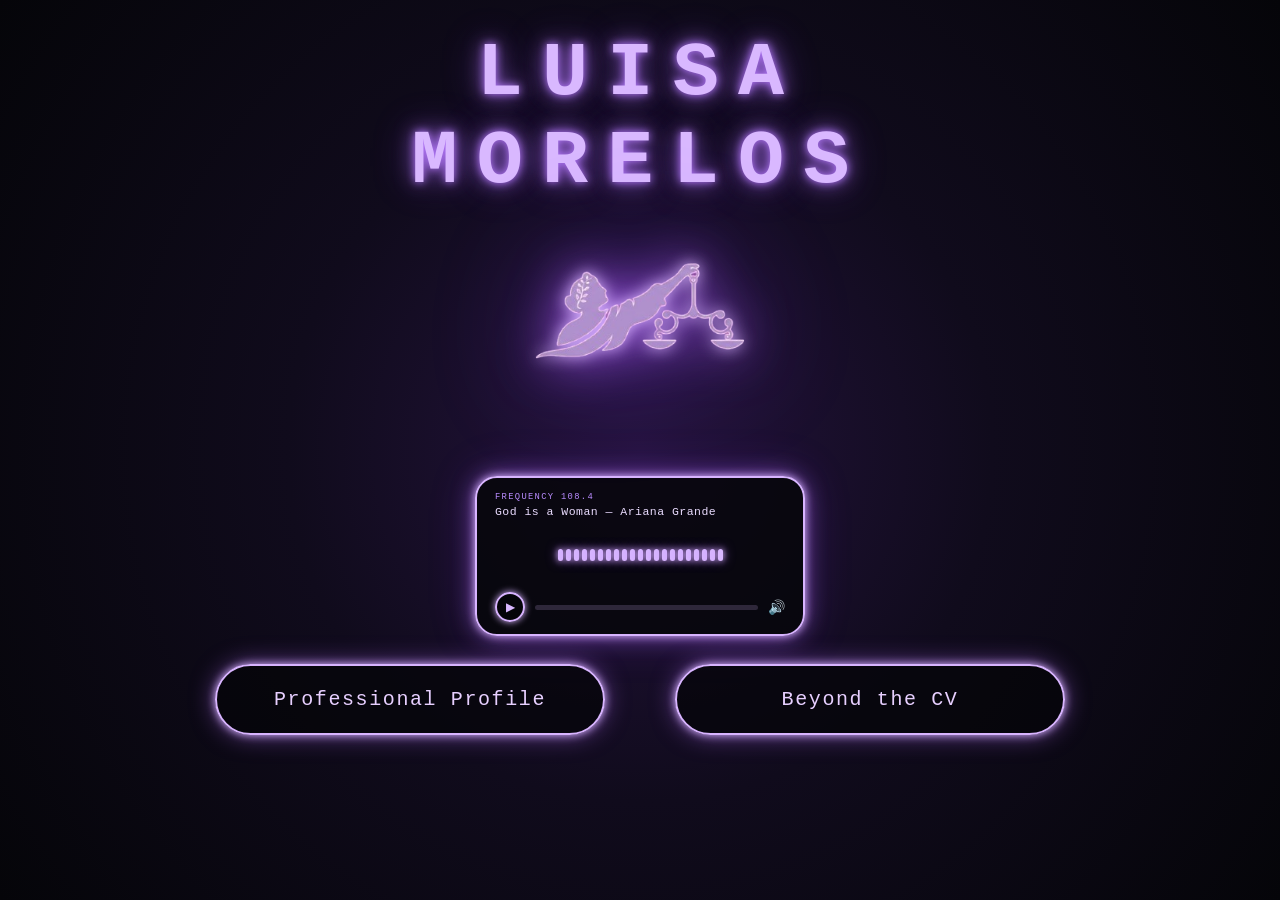
<file: index.html>
<!DOCTYPE html>
<html lang="en">

<head>
    <meta charset="UTF-8">
    <meta name="viewport" content="width=device-width, initial-scale=1.0">

    <title>Luisa Morelos | Beyond the CV</title>

    <link rel="stylesheet" href="style.css">
</head>

<body>

    <main class="home">

        <!-- Nombre -->
        <h1>LUISA<br>MORELOS</h1>

        <!-- Temis -->
        <img
            src="assets/temis.png"
            alt="Themis"
            class="themis"
        >

        <!-- Music Player -->
        <div class="music-player">

            <div class="music-header">
                <span class="frequency">FREQUENCY 108.4</span>
                <span class="song-title">God is a Woman — Ariana Grande</span>
            </div>

            <!-- Visualizer -->
            <div class="visualizer" id="visualizer">

                <span></span>
                <span></span>
                <span></span>
                <span></span>
                <span></span>
                <span></span>
                <span></span>
                <span></span>
                <span></span>
                <span></span>
                <span></span>
                <span></span>
                <span></span>
                <span></span>
                <span></span>
                <span></span>
                <span></span>
                <span></span>
                <span></span>
                <span></span>
                <span></span>

            </div>

            <!-- Controls -->
            <div class="music-controls">

                <button
                    id="playButton"
                    class="play-button"
                    aria-label="Play music"
                >
                    ▶
                </button>

                <div class="progress-container">
                    <div
                        id="progressBar"
                        class="progress-bar"
                    ></div>
                </div>

                <button
                    id="volumeButton"
                    class="volume-button"
                    aria-label="Mute music"
                >
                    🔊
                </button>

            </div>

            <audio id="audio">
                <source
                    src="assets/Ariana Grande - God is a woman.mp3"
                    type="audio/mpeg"
                >
            </audio>

        </div>

        <!-- Main buttons -->
        <div class="buttons">

           <a href="professional.html" class="main-button">
    Professional Profile
</a>

<a href="beyond.html" class="main-button">
    Beyond the CV
</a>

        </div>

    </main>

    <script src="script.js"></script>

</body>

</html>
</file>
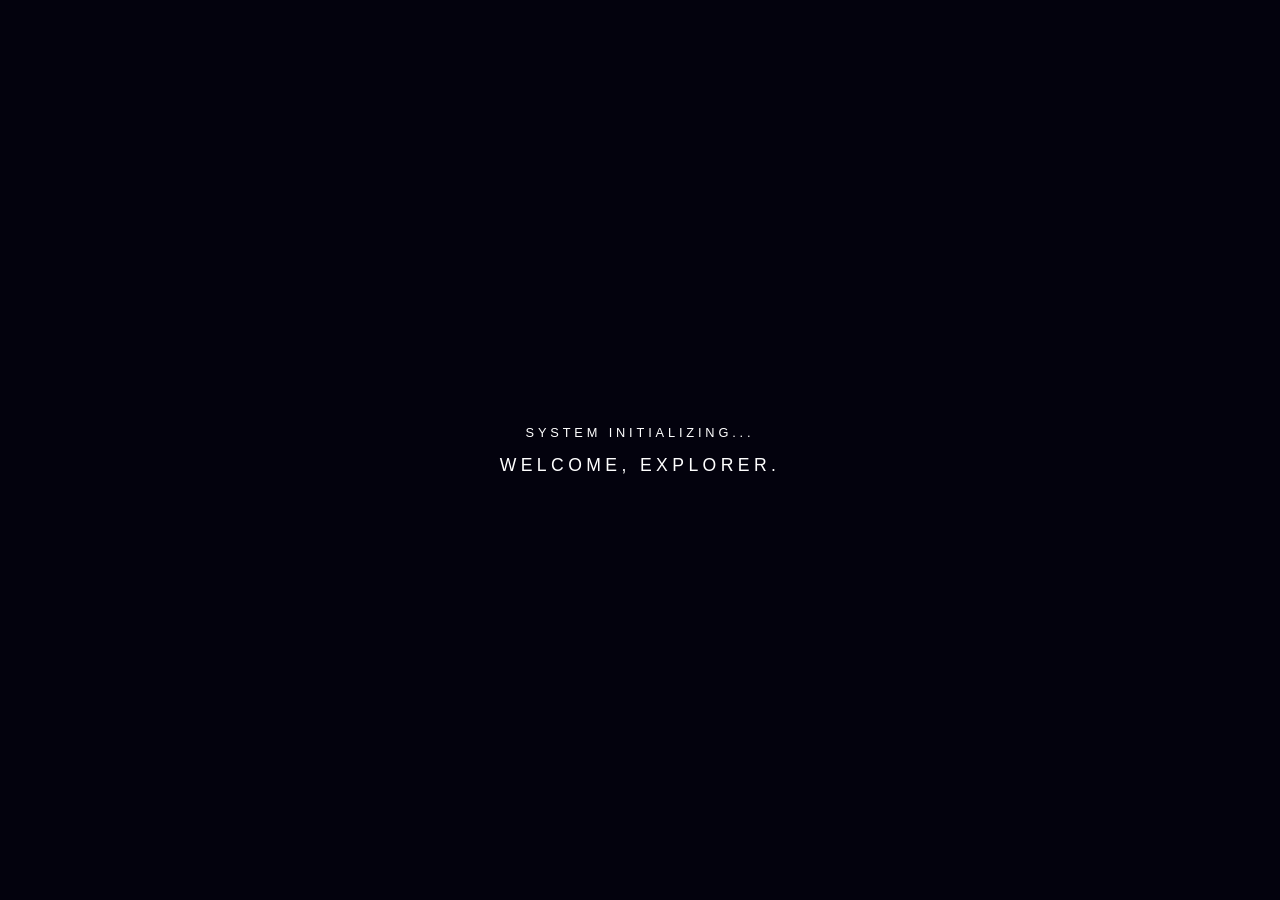
<file: beyond.html>
<!DOCTYPE html>
<html lang="en">

<head>
    <meta charset="UTF-8">
    <meta name="viewport" content="width=device-width, initial-scale=1.0">

    <title>Beyond the CV | Luisa Morelos</title>

    <link rel="stylesheet" href="beyond.css">
</head>

<body>

    <main class="universe">

        <!-- ACTIVATION SCREEN -->

        <div class="activation-screen">

            <p class="system-text">
                SYSTEM INITIALIZING...
            </p>

            <p class="welcome-text">
                WELCOME, EXPLORER.
            </p>

        </div>


        <!-- BACKGROUND STARS -->

        <div class="stars stars-one"></div>
        <div class="stars stars-two"></div>
        <div class="stars stars-three"></div>


        <!-- MAIN CONTENT -->

        <section class="universe-content">

            <p class="universe-label">
                BEYOND THE CV
            </p>

            <h1>
                LUISA'S UNIVERSE
            </h1>

            <p class="universe-description">
                A little space beyond the résumé.
            </p>

            <p class="exploration-message">
                ✦ CHOOSE A DESTINATION TO EXPLORE ✦
            </p>


            <!-- COSMIC SYSTEM -->

            <div class="cosmic-system">

                <!-- LARGE CIRCLE -->

                <div class="main-ring"></div>


                <!-- PLANET -->

                <div class="planet">

                    <img
                        src="assets/planet.png"
                        alt="Planet"
                    >

                </div>


                <!-- DRAMAS -->

                <button class="destination destination-dramas">

                    <span class="icon-circle">

                        <img
                            src="assets/dramas.png"
                            alt="Dramas"
                        >

                    </span>

                    <span class="destination-label">
                        DRAMAS
                    </span>

                </button>


                <!-- BOOKS -->

                <button class="destination destination-books">

                    <span class="icon-circle">

                        <img
                            src="assets/books.png"
                            alt="Books"
                        >

                    </span>

                    <span class="destination-label">
                        BOOKS
                    </span>

                </button>


                <!-- CREATIVE -->

                <button class="destination destination-creative">

                    <span class="icon-circle">

                        <img
                            src="assets/creative.png"
                            alt="Creative"
                        >

                    </span>

                    <span class="destination-label">
                        CREATIVE
                    </span>

                </button>


                <!-- RANDOM THOUGHTS -->

                <button class="destination destination-thoughts">

                    <span class="icon-circle">

                        <img
                            src="assets/random-thoughts.png"
                            alt="Random Thoughts"
                        >

                    </span>

                    <span class="destination-label">
                        RANDOM THOUGHTS
                    </span>

                </button>


                <!-- TRAVEL -->

                <button class="destination destination-travel">

                    <span class="icon-circle">

                        <img
                            src="assets/travel.png"
                            alt="Travel"
                        >

                    </span>

                    <span class="destination-label">
                        TRAVEL
                    </span>

                </button>


                <!-- MUSIC -->

                <button class="destination destination-music">

                    <span class="icon-circle">

                        <img
                            src="assets/music.png"
                            alt="Music"
                        >

                    </span>

                    <span class="destination-label">
                        MUSIC
                    </span>

                </button>


                <!-- SMALL ORBIT DOTS -->

                <span class="orbit-dot dot-one"></span>
                <span class="orbit-dot dot-two"></span>
                <span class="orbit-dot dot-three"></span>
                <span class="orbit-dot dot-four"></span>
                <span class="orbit-dot dot-five"></span>
                <span class="orbit-dot dot-six"></span>

            </div>

        </section>

    </main>


    <script src="beyond.js"></script>

</body>

</html>
</file>
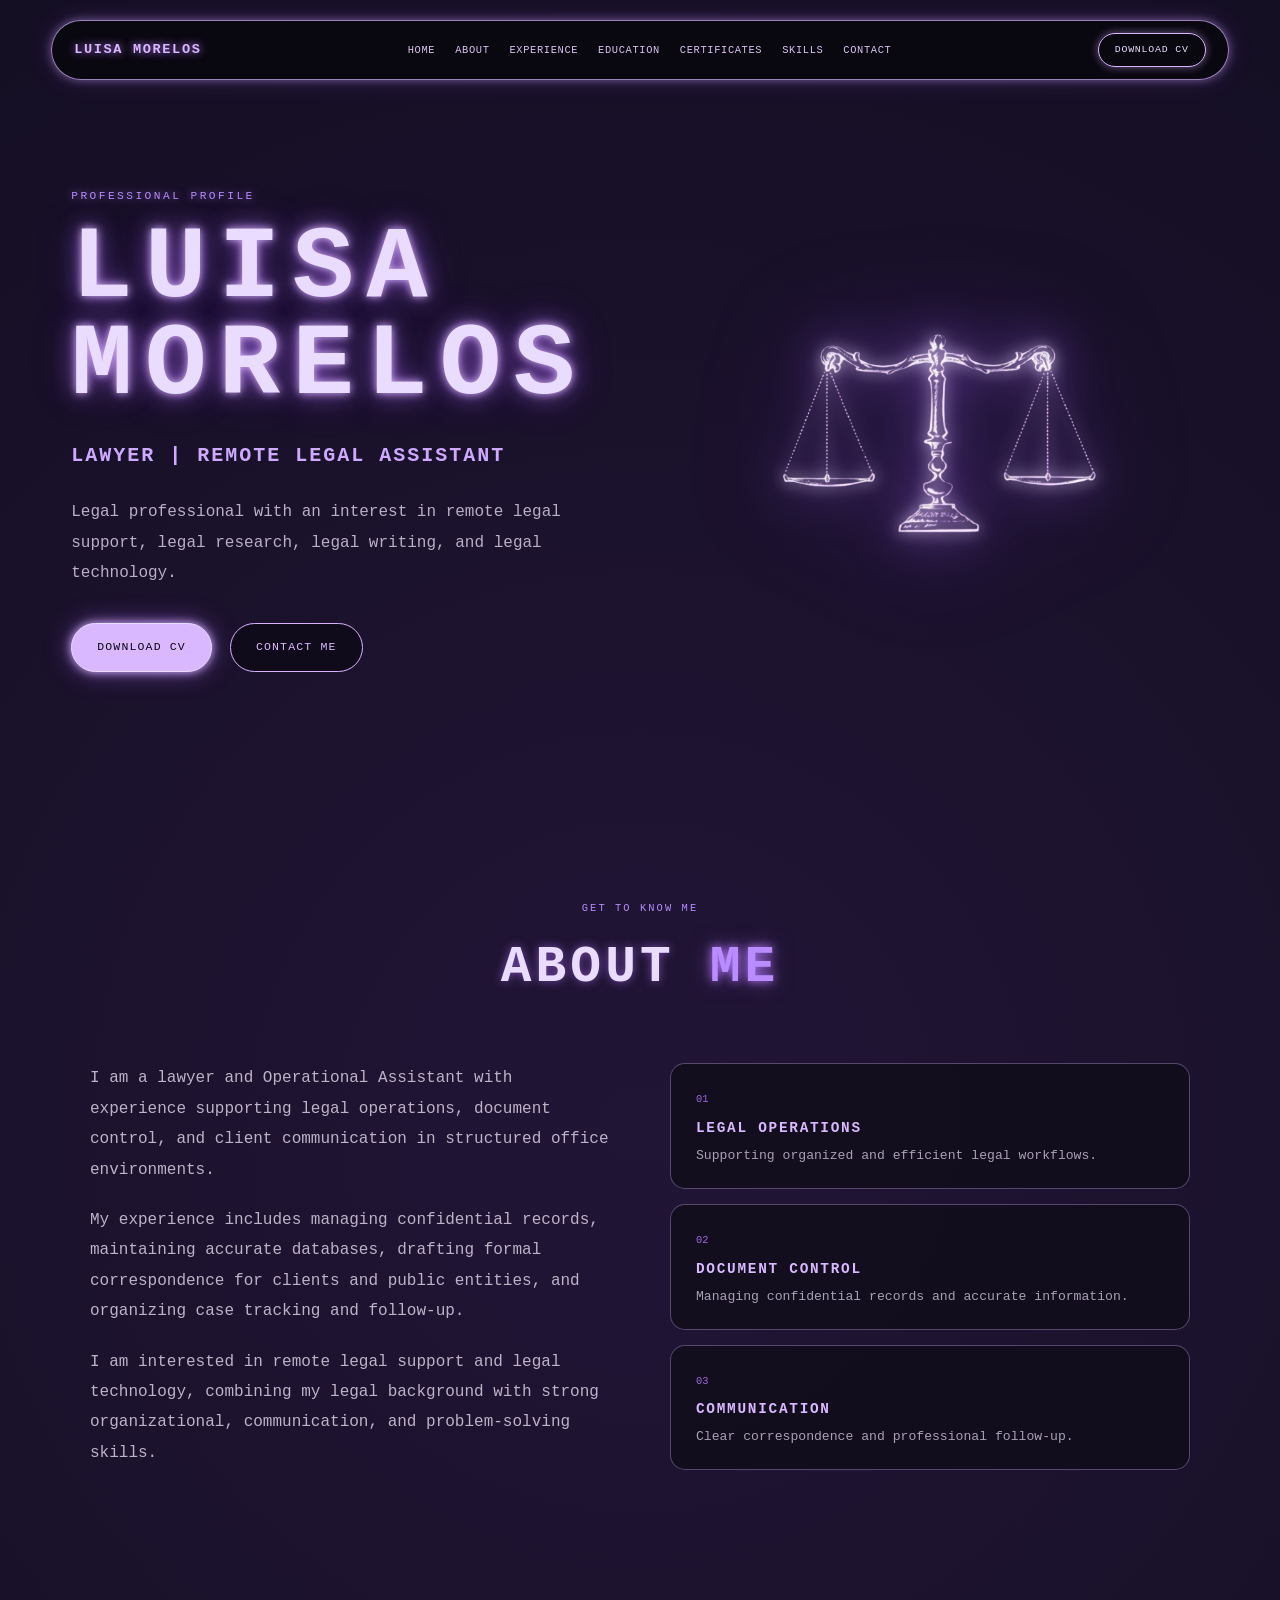
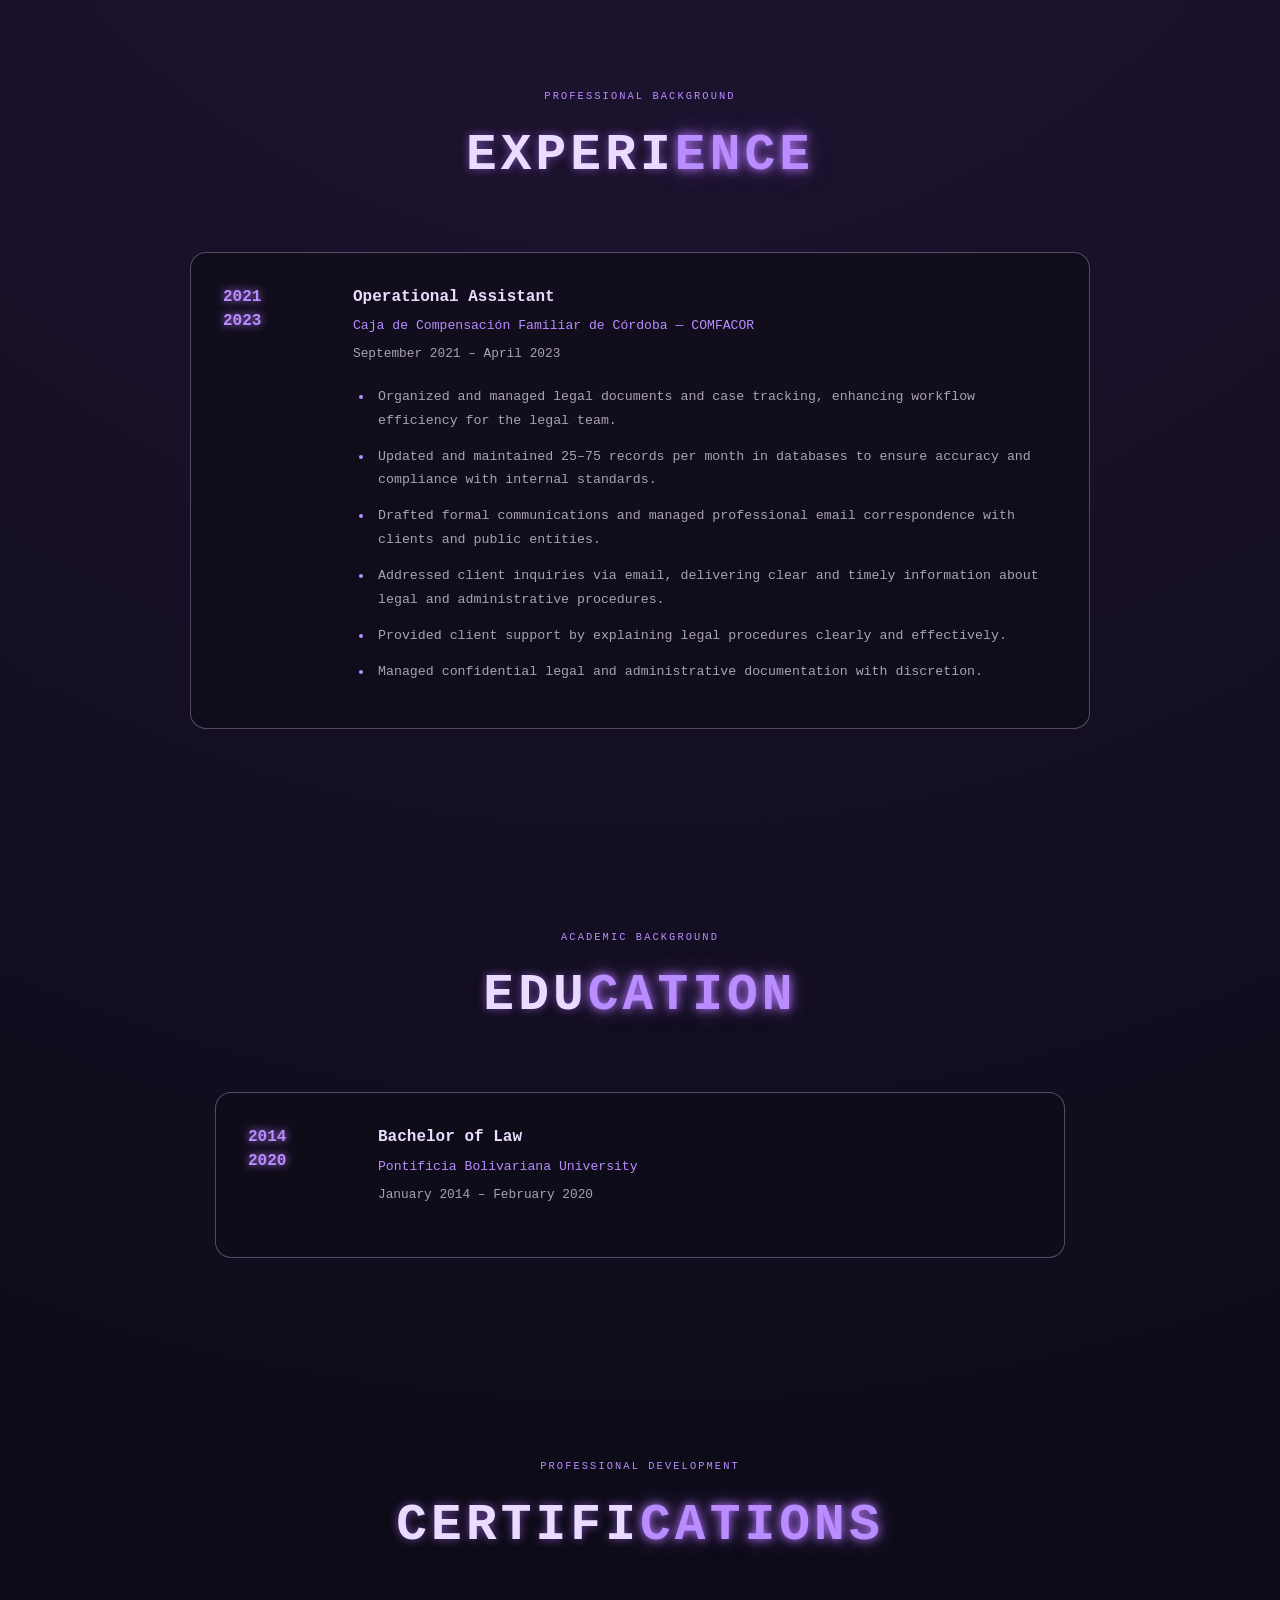
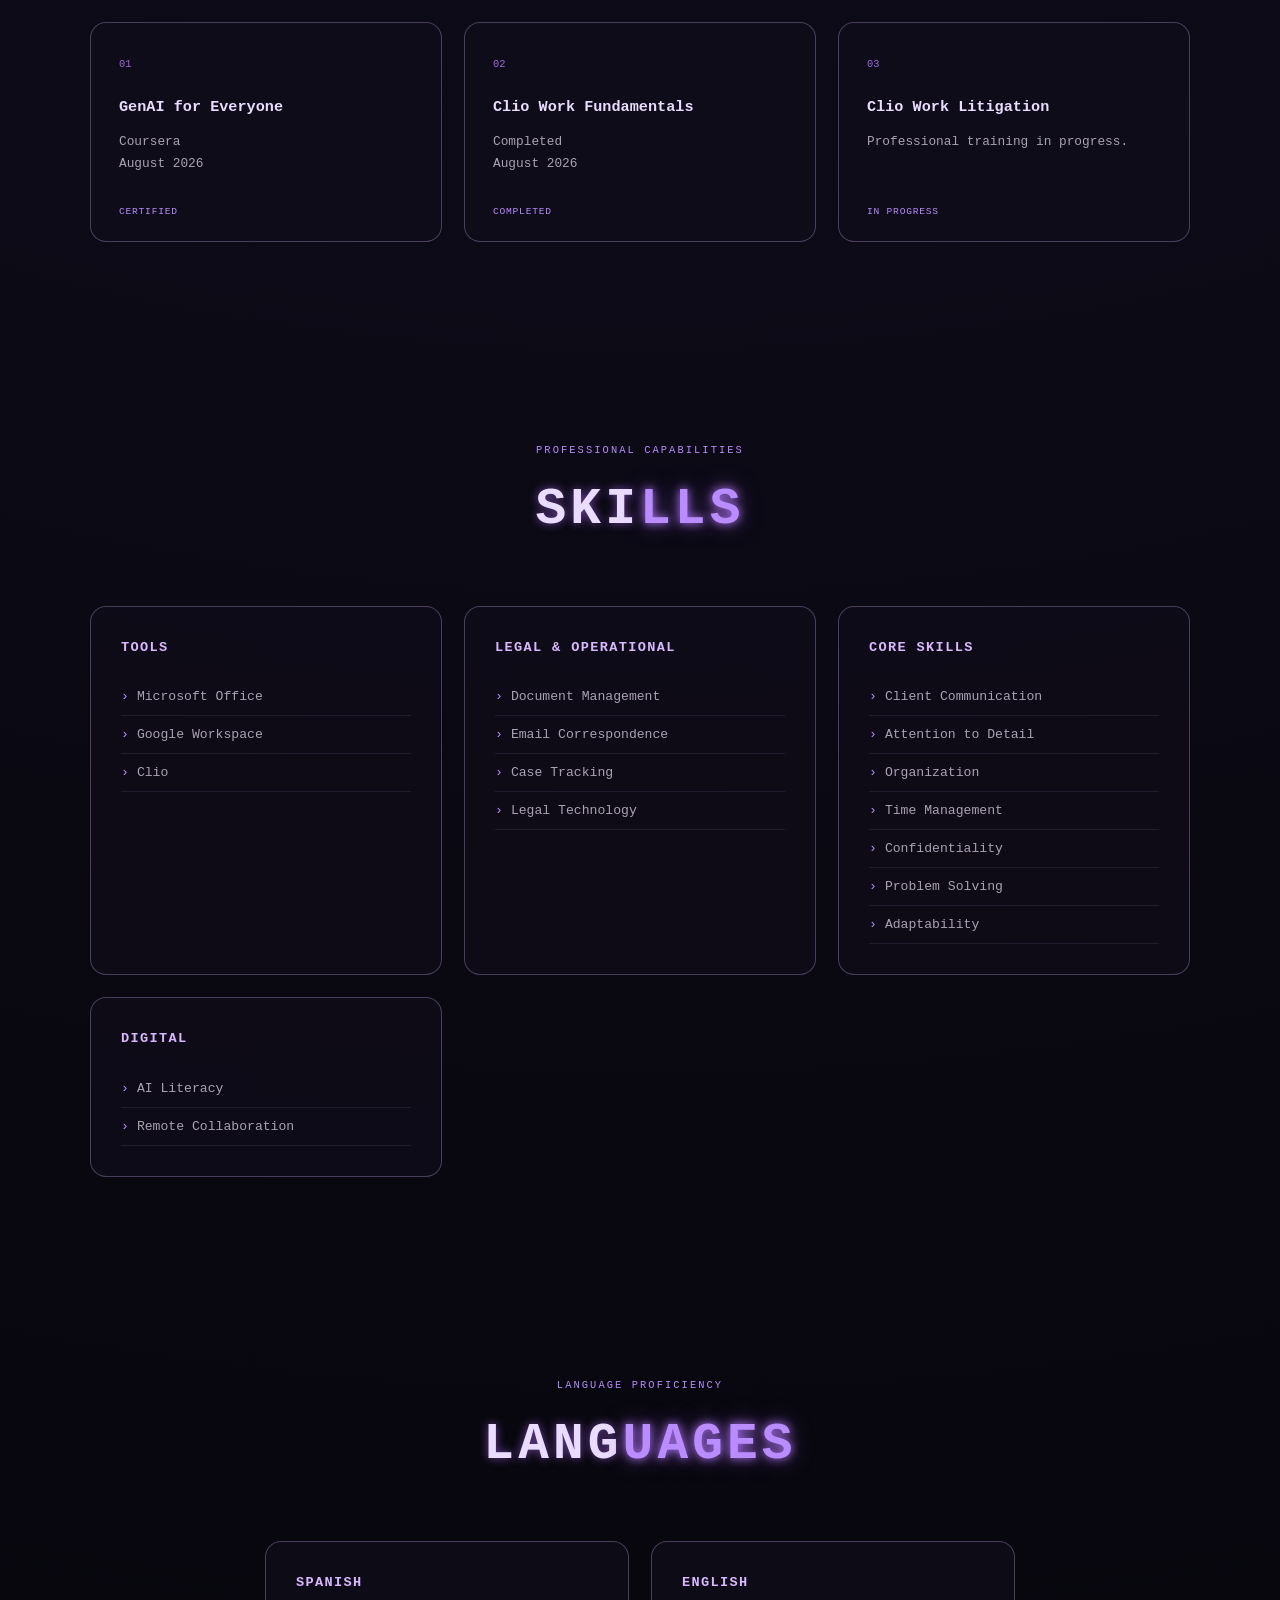
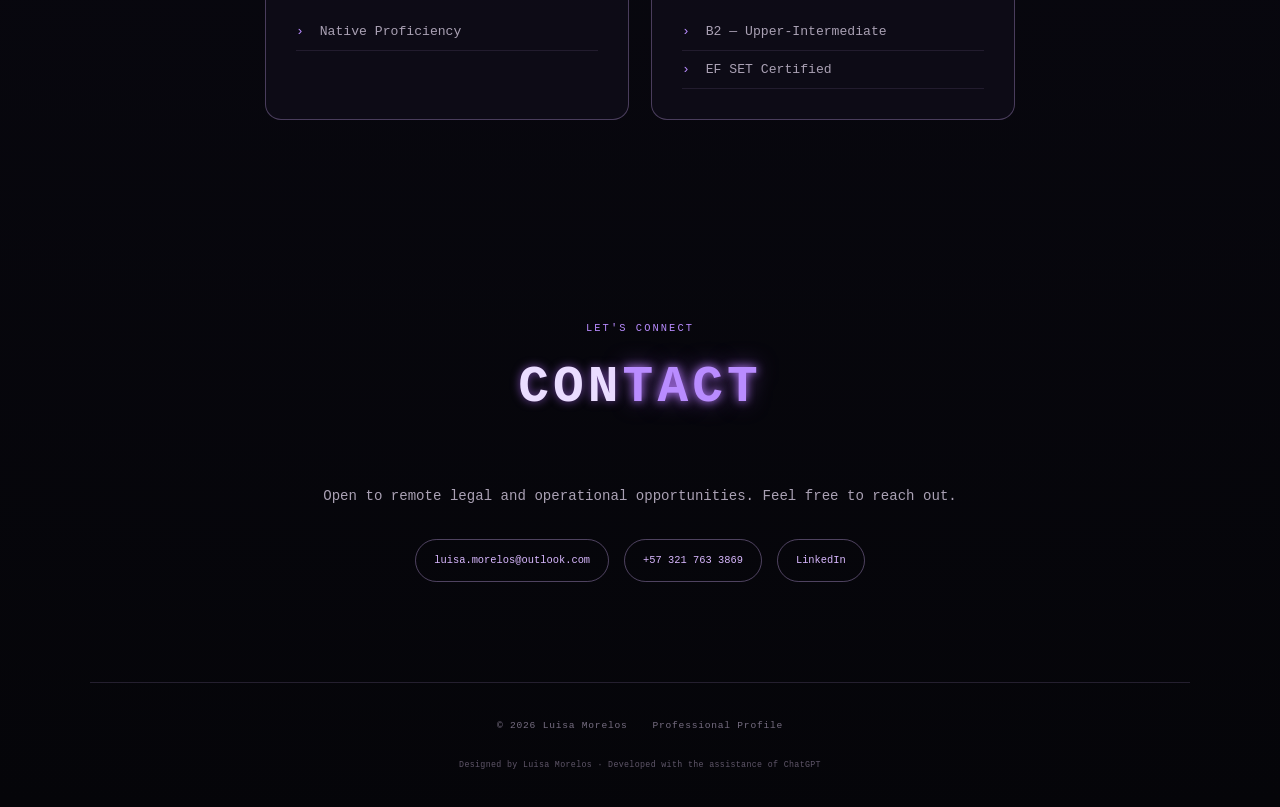
<file: professional.html>
<!DOCTYPE html>
<html lang="en">

<head>
    <meta charset="UTF-8">
    <meta name="viewport" content="width=device-width, initial-scale=1.0">

    <title>Luisa Morelos | Professional Profile</title>

    <link rel="stylesheet" href="professional.css">
</head>

<body>

    <!-- GAVEL SOUND -->

    <audio id="gavelSound" src="assets/gavel.mp3" preload="auto"></audio>

    <script>
        window.addEventListener("load", function () {
            const gavel = document.getElementById("gavelSound");

            gavel.volume = 0.8;

            gavel.play().catch(function () {
                console.log("Audio autoplay was blocked by the browser.");
            });
        });
    </script>


    <!-- =========================
         NAVIGATION
         ========================= -->

    <nav class="navbar">

        <div class="logo">
            LUISA MORELOS
        </div>

        <div class="nav-links">

            <a href="index.html">HOME</a>
            <a href="#about">ABOUT</a>
            <a href="#experience">EXPERIENCE</a>
            <a href="#education">EDUCATION</a>
            <a href="#certificates">CERTIFICATES</a>
            <a href="#skills">SKILLS</a>
            <a href="#contact">CONTACT</a>

        </div>

        <a
            href="assets/Luisa_Morelos_CV.pdf"
            class="hire-button"
            download
        >
            DOWNLOAD CV
        </a>

    </nav>


    <!-- =========================
         HERO
         ========================= -->

    <header class="hero">

        <div class="hero-content">

            <p class="eyebrow">
                PROFESSIONAL PROFILE
            </p>

            <h1>
                LUISA<br>
                MORELOS
            </h1>

            <h2>
                LAWYER | REMOTE LEGAL ASSISTANT
            </h2>

            <p class="hero-description">
                Legal professional with an interest in remote legal support,
                legal research, legal writing, and legal technology.
            </p>

            <div class="hero-buttons">

                <a
                    href="assets/Luisa_Morelos_CV.pdf"
                    class="primary-button"
                    download
                >
                    DOWNLOAD CV
                </a>

                <a
                    href="#contact"
                    class="secondary-button"
                >
                    CONTACT ME
                </a>

            </div>

        </div>


        <!-- Justice Scale -->

        <div class="hero-visual">

            <img
                src="assets/justice-scale.png"
                alt="Justice scale"
                class="justice-scale"
            >

        </div>

    </header>


    <!-- =========================
         ABOUT ME
         ========================= -->

    <section id="about" class="section about-section">

        <div class="section-title">

            <p>GET TO KNOW ME</p>

            <h2>
                ABOUT <span>ME</span>
            </h2>

        </div>

        <div class="about-content">

            <div class="about-text">

                <p>
                    I am a lawyer and Operational Assistant with experience
                    supporting legal operations, document control, and client
                    communication in structured office environments.
                </p>

                <p>
                    My experience includes managing confidential records,
                    maintaining accurate databases, drafting formal
                    correspondence for clients and public entities, and
                    organizing case tracking and follow-up.
                </p>

                <p>
                    I am interested in remote legal support and legal
                    technology, combining my legal background with strong
                    organizational, communication, and problem-solving skills.
                </p>

            </div>

            <div class="about-highlight">

                <div class="highlight-card">

                    <span>01</span>

                    <h3>
                        LEGAL OPERATIONS
                    </h3>

                    <p>
                        Supporting organized and efficient legal workflows.
                    </p>

                </div>


                <div class="highlight-card">

                    <span>02</span>

                    <h3>
                        DOCUMENT CONTROL
                    </h3>

                    <p>
                        Managing confidential records and accurate information.
                    </p>

                </div>


                <div class="highlight-card">

                    <span>03</span>

                    <h3>
                        COMMUNICATION
                    </h3>

                    <p>
                        Clear correspondence and professional follow-up.
                    </p>

                </div>

            </div>

        </div>

    </section>


    <!-- =========================
         PROFESSIONAL EXPERIENCE
         ========================= -->

    <section id="experience" class="section">

        <div class="section-title">

            <p>PROFESSIONAL BACKGROUND</p>

            <h2>
                EXPERI<span>ENCE</span>
            </h2>

        </div>

        <div class="education-list">

            <article class="education-card">

                <div class="education-year">
                    2021<br>2023
                </div>

                <div>

                    <h3>
                        Operational Assistant
                    </h3>

                    <p class="institution">
                        Caja de Compensación Familiar de Córdoba — COMFACOR
                    </p>

                    <p>
                        September 2021 – April 2023
                    </p>

                    <ul class="experience-list">

                        <li>
                            Organized and managed legal documents and case
                            tracking, enhancing workflow efficiency for the
                            legal team.
                        </li>

                        <li>
                            Updated and maintained 25–75 records per month in
                            databases to ensure accuracy and compliance with
                            internal standards.
                        </li>

                        <li>
                            Drafted formal communications and managed
                            professional email correspondence with clients
                            and public entities.
                        </li>

                        <li>
                            Addressed client inquiries via email, delivering
                            clear and timely information about legal and
                            administrative procedures.
                        </li>

                        <li>
                            Provided client support by explaining legal
                            procedures clearly and effectively.
                        </li>

                        <li>
                            Managed confidential legal and administrative
                            documentation with discretion.
                        </li>

                    </ul>

                </div>

            </article>

        </div>

    </section>


    <!-- =========================
         EDUCATION
         ========================= -->

    <section id="education" class="section">

        <div class="section-title">

            <p>ACADEMIC BACKGROUND</p>

            <h2>
                EDU<span>CATION</span>
            </h2>

        </div>

        <div class="education-list">

            <article class="education-card">

                <div class="education-year">
                    2014<br>2020
                </div>

                <div>

                    <h3>
                        Bachelor of Law
                    </h3>

                    <p class="institution">
                        Pontificia Bolivariana University
                    </p>

                    <p>
                        January 2014 – February 2020
                    </p>

                </div>

            </article>

        </div>

    </section>


    <!-- =========================
         CERTIFICATIONS
         ========================= -->

    <section id="certificates" class="section">

        <div class="section-title">

            <p>PROFESSIONAL DEVELOPMENT</p>

            <h2>
                CERTIFI<span>CATIONS</span>
            </h2>

        </div>

        <div class="cards-grid">

            <article class="certificate-card">

                <span class="card-number">
                    01
                </span>

                <h3>
                    GenAI for Everyone
                </h3>

                <p>
                    Coursera<br>
                    August 2026
                </p>

                <span class="card-link">
                    CERTIFIED
                </span>

            </article>


            <article class="certificate-card">

                <span class="card-number">
                    02
                </span>

                <h3>
                    Clio Work Fundamentals
                </h3>

                <p>
                    Completed<br>
                    August 2026
                </p>

                <span class="card-link">
                    COMPLETED
                </span>

            </article>


            <article class="certificate-card">

                <span class="card-number">
                    03
                </span>

                <h3>
                    Clio Work Litigation
                </h3>

                <p>
                    Professional training in progress.
                </p>

                <span class="card-link">
                    IN PROGRESS
                </span>

            </article>

        </div>

    </section>


    <!-- =========================
         SKILLS
         ========================= -->

    <section id="skills" class="section">

        <div class="section-title">

            <p>PROFESSIONAL CAPABILITIES</p>

            <h2>
                SKI<span>LLS</span>
            </h2>

        </div>

        <div class="skills-grid">

            <div class="skill-card">

                <h3>
                    TOOLS
                </h3>

                <ul>

                    <li>Microsoft Office</li>
                    <li>Google Workspace</li>
                    <li>Clio</li>

                </ul>

            </div>


            <div class="skill-card">

                <h3>
                    LEGAL &amp; OPERATIONAL
                </h3>

                <ul>

                    <li>Document Management</li>
                    <li>Email Correspondence</li>
                    <li>Case Tracking</li>
                    <li>Legal Technology</li>

                </ul>

            </div>


            <div class="skill-card">

                <h3>
                    CORE SKILLS
                </h3>

                <ul>

                    <li>Client Communication</li>
                    <li>Attention to Detail</li>
                    <li>Organization</li>
                    <li>Time Management</li>
                    <li>Confidentiality</li>
                    <li>Problem Solving</li>
                    <li>Adaptability</li>

                </ul>

            </div>


            <div class="skill-card">

                <h3>
                    DIGITAL
                </h3>

                <ul>

                    <li>AI Literacy</li>
                    <li>Remote Collaboration</li>

                </ul>

            </div>

        </div>

    </section>


    <!-- =========================
         LANGUAGES
         ========================= -->

    <section id="languages" class="section">

        <div class="section-title">

            <p>LANGUAGE PROFICIENCY</p>

            <h2>
                LANG<span>UAGES</span>
            </h2>

        </div>

        <div class="skills-grid">

            <div class="skill-card">

                <h3>
                    SPANISH
                </h3>

                <ul>

                    <li>
                        Native Proficiency
                    </li>

                </ul>

            </div>


            <div class="skill-card">

                <h3>
                    ENGLISH
                </h3>

                <ul>

                    <li>
                        B2 — Upper-Intermediate
                    </li>

                    <li>
                        EF SET Certified
                    </li>

                </ul>

            </div>

        </div>

    </section>


    <!-- =========================
         CONTACT
         ========================= -->

    <section id="contact" class="section contact-section">

        <div class="section-title">

            <p>LET'S CONNECT</p>

            <h2>
                CON<span>TACT</span>
            </h2>

        </div>

        <div class="contact-content">

            <p>
                Open to remote legal and operational opportunities.
                Feel free to reach out.
            </p>

            <div class="contact-details">

                <a href="mailto:luisa.morelos@outlook.com">
                    luisa.morelos@outlook.com
                </a>

                <a href="tel:+573217633869">
                    +57 321 763 3869
                </a>

                <a
                    href="https://www.linkedin.com/in/luisamorelost/"
                    target="_blank"
                    rel="noopener noreferrer"
                >
                    LinkedIn
                </a>

            </div>

        </div>

    </section>


    <!-- =========================
         FOOTER
         ========================= -->

    <footer>

        <p>
            © 2026 Luisa Morelos
        </p>

        <p>
            Professional Profile
        </p>

        <p class="ai-credit">
            Designed by Luisa Morelos · Developed with the assistance of ChatGPT
        </p>

    </footer>


</body>

</html>
</file>
<file: style.css>
/* =========================
   BEYOND THE CV - HOME
   ========================= */

* {
    margin: 0;
    padding: 0;
    box-sizing: border-box;
}

body {
    min-height: 100vh;

    background:
        radial-gradient(
            circle at center,
            #24133d 0%,
            #100b1c 45%,
            #050509 100%
        );

    color: #eadcff;

    font-family: "Courier New", monospace;

    overflow: hidden;
}

.home {
    min-height: 100vh;

    display: flex;
    flex-direction: column;

    align-items: center;
    justify-content: center;

    padding: 40px;
}


/* =========================
   NOMBRE
   ========================= */

h1 {
    position: absolute;

    top: 30px;
    left: 50%;

    transform: translateX(-50%);

    width: 100%;

    text-align: center;

    font-size: clamp(3rem, 6vw, 5rem);

    line-height: 1.15;

    letter-spacing: 0.25em;

    font-weight: 700;

    color: #d9b8ff;

    text-shadow:
        0 0 8px #b77aff,
        0 0 20px rgba(183, 122, 255, 0.7),
        0 0 40px rgba(150, 80, 255, 0.45);
}


/* =========================
   TEMIS
   ========================= */

.themis {
    width: min(520px, 65vw);

    max-height: 42vh;

    object-fit: contain;

    filter:
        drop-shadow(0 0 8px #d7b3ff)
        drop-shadow(0 0 25px rgba(180, 100, 255, 0.8))
        drop-shadow(0 0 55px rgba(130, 50, 255, 0.45));

    margin-bottom: 20px;

    animation: themisGlow 4s ease-in-out infinite;
}


/* =========================
   MUSIC PLAYER
   ========================= */

.music-player {
    width: 330px;

    padding: 14px 18px 12px;

    margin-bottom: 28px;

    background: rgba(5, 5, 9, 0.82);

    border: 2px solid #d8b4ff;

    border-radius: 22px;

    box-shadow:
        0 0 8px #d8b4ff,
        0 0 22px rgba(180, 110, 255, 0.55),
        0 0 45px rgba(150, 70, 255, 0.25);
}


/* Información de la canción */

.music-header {
    display: flex;

    flex-direction: column;

    gap: 3px;

    margin-bottom: 9px;
}

.frequency {
    color: #b98cff;

    font-size: 0.55rem;

    letter-spacing: 0.15em;
}

.song-title {
    color: #eadcff;

    font-size: 0.72rem;

    letter-spacing: 0.04em;
}


/* =========================
   VISUALIZER
   ========================= */

.visualizer {
    height: 55px;

    display: flex;

    align-items: center;

    justify-content: center;

    gap: 3px;

    margin-bottom: 10px;
}

.visualizer span {
    width: 5px;

    height: 12px;

    border-radius: 10px;

    background: #d9b8ff;

    box-shadow:
        0 0 6px #d8b4ff,
        0 0 12px rgba(180, 110, 255, 0.7);

    transition:
        height 0.12s ease,
        opacity 0.12s ease;
}


/* =========================
   CONTROLES
   ========================= */

.music-controls {
    display: flex;

    align-items: center;

    gap: 10px;
}


/* Play */

.play-button {
    width: 30px;
    height: 30px;

    flex-shrink: 0;

    border: 2px solid #d8b4ff;

    border-radius: 50%;

    background: rgba(5, 5, 9, 0.8);

    color: #d9b8ff;

    font-size: 12px;

    cursor: pointer;

    box-shadow:
        0 0 7px #d8b4ff;

    transition:
        transform 0.2s ease,
        background 0.2s ease,
        box-shadow 0.2s ease;
}

.play-button:hover {
    transform: scale(1.1);

    background: rgba(180, 110, 255, 0.18);

    box-shadow:
        0 0 10px #d8b4ff,
        0 0 20px rgba(180, 110, 255, 0.7);
}


/* Barra */

.progress-container {
    flex: 1;

    height: 5px;

    background: rgba(217, 184, 255, 0.18);

    border-radius: 10px;

    overflow: hidden;

    cursor: pointer;
}

.progress-bar {
    width: 0%;

    height: 100%;

    background: #d9b8ff;

    border-radius: 10px;

    box-shadow:
        0 0 7px #d8b4ff;
}


/* Volumen */

.volume-button {
    border: none;

    background: transparent;

    color: #d9b8ff;

    font-size: 14px;

    cursor: pointer;

    padding: 0;

    transition:
        transform 0.2s ease,
        text-shadow 0.2s ease;
}

.volume-button:hover {
    transform: scale(1.15);

    text-shadow:
        0 0 8px #d8b4ff,
        0 0 18px #b77aff;
}


/* =========================
   BOTONES PRINCIPALES
   ========================= */

.buttons {
    display: flex;

    gap: 70px;

    justify-content: center;

    align-items: center;
}

.main-button {
    width: 390px;

    padding: 22px 30px;

    text-align: center;

    text-decoration: none;

    color: #e7cfff;

    background: rgba(5, 5, 9, 0.75);

    border: 2px solid #d8b4ff;

    border-radius: 50px;

    font-size: 1.25rem;

    letter-spacing: 0.08em;

    box-shadow:
        0 0 8px #d8b4ff,
        0 0 25px rgba(180, 110, 255, 0.55);

    transition:
        transform 0.3s ease,
        background 0.3s ease,
        box-shadow 0.3s ease,
        color 0.3s ease;
}

.main-button:hover {
    transform: translateY(-6px) scale(1.03);

    color: #ffffff;

    background: rgba(155, 95, 220, 0.18);

    box-shadow:
        0 0 12px #e5caff,
        0 0 35px rgba(190, 120, 255, 0.8),
        0 0 70px rgba(150, 70, 255, 0.45);
}


/* =========================
   ANIMACIÓN DE TEMIS
   ========================= */

@keyframes themisGlow {

    0%,
    100% {
        filter:
            drop-shadow(0 0 8px #d7b3ff)
            drop-shadow(0 0 25px rgba(180, 100, 255, 0.7))
            drop-shadow(0 0 45px rgba(130, 50, 255, 0.35));
    }

    50% {
        filter:
            drop-shadow(0 0 12px #ead6ff)
            drop-shadow(0 0 35px rgba(195, 130, 255, 0.9))
            drop-shadow(0 0 65px rgba(150, 70, 255, 0.5));
    }
}


/* =========================
   PANTALLAS PEQUEÑAS
   ========================= */

@media (max-width: 800px) {

    .home {
        padding: 25px;
    }

    h1 {
        top: 25px;

        font-size: 2.5rem;
    }

    .themis {
        width: 80vw;

        margin-bottom: 15px;
    }

    .music-player {
        width: min(88vw, 330px);

        margin-bottom: 25px;
    }

    .buttons {
        flex-direction: column;

        gap: 25px;

        width: 100%;
    }

    .main-button {
        width: min(90vw, 390px);

        font-size: 1rem;
    }
}
</file>
<file: beyond.css>
/* =========================================================
   BEYOND THE CV — LUISA'S UNIVERSE
   ========================================================= */


/* =========================================================
   RESET
   ========================================================= */

* {
    margin: 0;
    padding: 0;
    box-sizing: border-box;
}


html,
body {
    width: 100%;
    min-height: 100%;
}


body {
    overflow-x: hidden;

    background: #03020d;

    color: white;

    font-family: "Roboto", Arial, sans-serif;
}


/* =========================================================
   MAIN UNIVERSE
   ========================================================= */

.universe {

    position: relative;

    width: 100%;
    min-height: 100vh;

    overflow: hidden;

    background-image:
        linear-gradient(
            rgba(3, 2, 13, 0.12),
            rgba(3, 2, 13, 0.12)
        ),
        url("assets/background.jpeg");

    background-size: cover;

    background-position: center;

    background-repeat: no-repeat;

    background-attachment: fixed;
}


/* =========================================================
   ACTIVATION SCREEN
   ========================================================= */

.activation-screen {

    position: fixed;

    inset: 0;

    z-index: 100;

    display: flex;

    flex-direction: column;

    justify-content: center;

    align-items: center;

    background: #03020d;

    color: white;

    text-align: center;
}


.system-text {

    font-size: 0.8rem;

    letter-spacing: 0.3em;

    margin-bottom: 15px;
}


.welcome-text {

    font-size: 1.1rem;

    letter-spacing: 0.25em;
}


/* =========================================================
   STARS
   ========================================================= */

.stars {

    position: absolute;

    inset: 0;

    pointer-events: none;

    z-index: 1;
}


/* =========================================================
   MAIN CONTENT
   ========================================================= */

.universe-content {

    position: relative;

    z-index: 5;

    width: 100%;

    min-height: 100vh;

    display: flex;

    flex-direction: column;

    align-items: center;

    padding-top: 30px;

    opacity: 0;
}


/* =========================================================
   HEADER
   ========================================================= */

.universe-label {

    font-family: "Courier New", monospace;

    font-size: 0.75rem;

    letter-spacing: 0.45em;

    margin-bottom: 18px;

    color: #eee7ff;

    text-align: center;
}


/* =========================================================
   MAIN TITLE
   ========================================================= */

.universe-content h1 {

    /*
       MISMA FAMILIA TIPOGRÁFICA DE LOS DEMÁS TEXTOS.
       Se elimina Roboto Slab / Rockwell / Georgia.
    */

    font-family: "Courier New", monospace;

    font-size: clamp(3.5rem, 7vw, 6.8rem);

    font-weight: 700;

    letter-spacing: 0.035em;

    line-height: 0.95;

    text-align: center;

    color: #ffffff;

    text-shadow:

        0 0 8px rgba(255, 255, 255, 0.9),

        0 0 20px rgba(180, 110, 255, 0.9),

        0 0 40px rgba(150, 70, 255, 0.7);
}


/* =========================================================
   DESCRIPTION
   ========================================================= */

.universe-description {

    margin-top: 25px;

    font-family: "Courier New", monospace;

    font-size: 1rem;

    letter-spacing: 0.08em;

    color: #eee8f7;

    text-align: center;
}


/* =========================================================
   EXPLORATION MESSAGE
   ========================================================= */

.exploration-message {

    margin-top: 25px;

    font-family: "Courier New", monospace;

    font-size: 0.85rem;

    font-weight: 600;

    letter-spacing: 0.22em;

    color: #ffffff;

    text-align: center;

    text-shadow:

        0 0 10px rgba(200, 150, 255, 0.8);
}


/* =========================================================
   COSMIC SYSTEM
   ========================================================= */

.cosmic-system {

    position: relative;

    width: min(580px, 70vw);

    aspect-ratio: 1 / 1;

    margin-top: 30px;
}


/* =========================================================
   LARGE CIRCLE AROUND EVERYTHING
   ========================================================= */

.main-ring {

    position: absolute;

    width: 78%;

    height: 78%;

    left: 50%;

    top: 50%;

    transform: translate(-50%, -50%);

    border:
        1px solid
        rgba(210, 170, 255, 0.65);

    border-radius: 50%;

    box-shadow:

        0 0 5px
        rgba(180, 110, 255, 0.35),

        inset 0 0 5px
        rgba(180, 110, 255, 0.15);
}


/* =========================================================
   PLANET
   ========================================================= */

.planet {

    position: absolute;

    left: 50%;

    top: 50%;

    width: 170px;

    height: 170px;

    transform:
        translate(-50%, -50%);

    border-radius: 50%;

    z-index: 5;

    display: flex;

    justify-content: center;

    align-items: center;

    background: #000;

    box-shadow:

        0 0 18px
        rgba(155, 75, 255, 0.8),

        0 0 40px
        rgba(130, 50, 255, 0.55),

        0 0 75px
        rgba(120, 40, 255, 0.35);
}


.planet img {

    width: 100%;

    height: 100%;

    object-fit: contain;

    border-radius: 50%;

    display: block;
}


/* =========================================================
   DESTINATION BUTTONS
   ========================================================= */

.destination {

    position: absolute;

    z-index: 10;

    width: 110px;

    border: none;

    background: transparent;

    color: white;

    cursor: pointer;

    display: flex;

    flex-direction: column;

    align-items: center;

    gap: 10px;

    font-family: inherit;

    transition:

        transform 0.3s ease,

        filter 0.3s ease;
}


/* =========================================================
   ICON CIRCLES
   ========================================================= */

.icon-circle {

    width: 100px;

    height: 100px;

    border-radius: 50%;

    display: flex;

    justify-content: center;

    align-items: center;

    border:
        1px solid
        rgba(218, 179, 255, 0.8);

    background:

        radial-gradient(
            circle,
            rgba(80, 40, 120, 0.22),
            rgba(10, 5, 25, 0.12)
        );

    box-shadow:

        0 0 10px
        rgba(180, 110, 255, 0.35),

        inset 0 0 15px
        rgba(180, 110, 255, 0.12);
}


.icon-circle img {

    width: 76px;

    height: 76px;

    object-fit: contain;

    display: block;

    filter:

        drop-shadow(
            0 0 7px
            rgba(190, 130, 255, 0.9)
        )

        drop-shadow(
            0 0 14px
            rgba(150, 80, 255, 0.55)
        );
}


/* =========================================================
   DESTINATION LABELS
   ========================================================= */

.destination-label {

    font-family: "Courier New", monospace;

    font-size: 0.75rem;

    font-weight: 600;

    letter-spacing: 0.14em;

    color: #ffffff;

    white-space: nowrap;

    text-shadow:

        0 0 7px
        rgba(180, 120, 255, 0.8),

        0 0 14px
        rgba(130, 70, 255, 0.4);
}


/* =========================================================
   POSITIONS — DO NOT CHANGE
   ========================================================= */


/* TOP — DRAMAS */

.destination-dramas {

    left: 50%;

    top: 2%;

    transform:
        translateX(-50%);
}


/* TOP RIGHT — BOOKS */

.destination-books {

    right: 2%;

    top: 27%;
}


/* BOTTOM RIGHT — CREATIVE */

.destination-creative {

    right: 2%;

    bottom: 18%;
}


/* BOTTOM — RANDOM THOUGHTS */

.destination-thoughts {

    left: 50%;

    bottom: 0%;

    transform:
        translateX(-50%);
}


/* BOTTOM LEFT — TRAVEL */

.destination-travel {

    left: 2%;

    bottom: 18%;
}


/* TOP LEFT — MUSIC */

.destination-music {

    left: 2%;

    top: 27%;
}


/* =========================================================
   HOVER
   ========================================================= */

.destination:hover {

    transform:
        scale(1.08);
}


.destination-dramas:hover,
.destination-thoughts:hover {

    transform:
        translateX(-50%)
        scale(1.08);
}


.destination:hover .icon-circle {

    border-color:
        rgba(240, 220, 255, 1);

    box-shadow:

        0 0 15px
        rgba(200, 140, 255, 0.65),

        0 0 30px
        rgba(150, 80, 255, 0.35);
}


/* =========================================================
   ORBIT DOTS
   ========================================================= */

.orbit-dot {

    position: absolute;

    width: 7px;

    height: 7px;

    border-radius: 50%;

    background: #d9a9ff;

    box-shadow:

        0 0 7px
        #d9a9ff,

        0 0 15px
        rgba(190, 120, 255, 0.8);

    z-index: 4;
}


/* =========================================================
   ORBIT DOT POSITIONS
   ========================================================= */

.dot-one {

    left: 31%;

    top: 13%;
}


.dot-two {

    right: 31%;

    top: 13%;
}


.dot-three {

    right: 10%;

    top: 50%;
}


.dot-four {

    right: 31%;

    bottom: 13%;
}


.dot-five {

    left: 31%;

    bottom: 13%;
}


.dot-six {

    left: 10%;

    top: 50%;
}


/* =========================================================
   ANIMATIONS
   ========================================================= */

@keyframes activationFade {

    from {

        opacity: 1;

        visibility: visible;
    }

    to {

        opacity: 0;

        visibility: hidden;
    }
}


@keyframes universeAppear {

    from {

        opacity: 0;

        transform:
            translateY(20px);
    }

    to {

        opacity: 1;

        transform:
            translateY(0);
    }
}


@keyframes planetAppear {

    from {

        opacity: 0;

        transform:
            translate(-50%, -50%)
            scale(0.7);
    }

    to {

        opacity: 1;

        transform:
            translate(-50%, -50%)
            scale(1);
    }
}


/* =========================================================
   COSMIC CURSOR
   ========================================================= */

.cosmic-cursor {

    position: fixed;

    width: 8px;

    height: 8px;

    border-radius: 50%;

    background: white;

    box-shadow:

        0 0 8px white,

        0 0 18px #c58cff,

        0 0 30px #9c55ff;

    pointer-events: none;

    transform:
        translate(-50%, -50%);

    z-index: 9999;
}


.cosmic-trail {

    position: fixed;

    width: 4px;

    height: 4px;

    border-radius: 50%;

    background:
        rgba(220, 190, 255, 0.9);

    box-shadow:

        0 0 8px
        rgba(220, 190, 255, 0.8),

        0 0 14px
        rgba(160, 100, 255, 0.7);

    pointer-events: none;

    transform:
        translate(-50%, -50%);

    animation:
        trailFade 0.7s ease forwards;

    z-index: 9998;
}


@keyframes trailFade {

    from {

        opacity: 0.9;

        transform:
            translate(-50%, -50%)
            scale(1);
    }

    to {

        opacity: 0;

        transform:
            translate(-50%, -50%)
            scale(0.15);
    }
}


/* =========================================================
   TABLET
   ========================================================= */

@media (max-width: 900px) {

    .universe-content h1 {

        font-size:
            clamp(3rem, 8vw, 5rem);
    }


    .cosmic-system {

        width:
            min(540px, 75vw);
    }
}


/* =========================================================
   MOBILE
   ========================================================= */

@media (max-width: 600px) {

    .universe {

        min-height: 100vh;

        background-position: center;
    }


    .universe-content {

        padding-top: 35px;
    }


    .universe-label {

        font-size: 0.6rem;
    }


    .universe-content h1 {

        font-size:
            clamp(2.3rem, 10vw, 3.5rem);

        letter-spacing: 0.02em;
    }


    .universe-description {

        font-size: 0.75rem;
    }


    .exploration-message {

        font-size: 0.65rem;

        letter-spacing: 0.12em;
    }


    .cosmic-system {

        width: 92vw;

        max-width: 480px;

        margin-top: 25px;
    }


    .planet {

        width: 120px;

        height: 120px;
    }


    .icon-circle {

        width: 72px;

        height: 72px;
    }


    .icon-circle img {

        width: 55px;

        height: 55px;
    }


    .destination {

        width: 85px;

        gap: 6px;
    }


    .destination-label {

        font-size: 0.55rem;

        letter-spacing: 0.08em;
    }


    .main-ring {

        width: 76%;

        height: 76%;
    }
}
</file>
<file: professional.css>
/* =========================================
   PROFESSIONAL PROFILE
   LUISA MORELOS
   ========================================= */

* {
    margin: 0;
    padding: 0;
    box-sizing: border-box;
}

html {
    scroll-behavior: smooth;
}

body {
    background:
        radial-gradient(
            circle at 50% 20%,
            #211536 0%,
            #0d0b18 45%,
            #050509 100%
        );

    color: #eadcff;

    font-family: "Courier New", monospace;

    line-height: 1.6;

    overflow-x: hidden;
}


/* =========================================
   NAVBAR
   ========================================= */

.navbar {
    position: sticky;
    top: 20px;
    z-index: 1000;

    width: min(92%, 1250px);

    margin: 20px auto 0;
    padding: 12px 22px;

    display: flex;
    align-items: center;
    justify-content: space-between;

    gap: 25px;

    background: rgba(8, 7, 14, 0.88);

    border: 1px solid rgba(216, 180, 255, 0.7);

    border-radius: 40px;

    box-shadow:
        0 0 10px rgba(216, 180, 255, 0.45),
        0 0 25px rgba(160, 90, 255, 0.18);

    backdrop-filter: blur(10px);
}

.logo {
    color: #d9b8ff;
    font-size: 0.85rem;
    font-weight: 700;
    letter-spacing: 0.12em;
    white-space: nowrap;
    text-shadow: 0 0 8px #b77aff;
}

.nav-links {
    display: flex;
    align-items: center;
    gap: 20px;
}

.nav-links a {
    color: #d9c4ef;
    text-decoration: none;
    font-size: 0.65rem;
    letter-spacing: 0.06em;
    transition:
        color 0.2s ease,
        text-shadow 0.2s ease;
}

.nav-links a:hover {
    color: #ffffff;
    text-shadow:
        0 0 7px #d8b4ff,
        0 0 15px #b77aff;
}

.hire-button {
    padding: 8px 16px;
    border: 1px solid #d8b4ff;
    border-radius: 25px;
    color: #eadcff;
    text-decoration: none;
    font-size: 0.62rem;
    letter-spacing: 0.08em;
    box-shadow: 0 0 8px rgba(216, 180, 255, 0.5);
    transition:
        background 0.25s ease,
        transform 0.25s ease,
        box-shadow 0.25s ease;
}

.hire-button:hover {
    transform: translateY(-2px);
    background: rgba(180, 110, 255, 0.18);
    box-shadow:
        0 0 12px #d8b4ff,
        0 0 25px rgba(180, 110, 255, 0.5);
}


/* =========================================
   HERO
   ========================================= */

.hero {
    min-height: 720px;
    width: min(1200px, 92%);
    margin: 0 auto;
    display: grid;
    grid-template-columns: 1fr 1fr;
    align-items: center;
    gap: 40px;
    padding: 80px 20px 100px;
}

.hero-content {
    max-width: 620px;
}

.eyebrow {
    margin-bottom: 15px;
    color: #b98cff;
    font-size: 0.7rem;
    letter-spacing: 0.22em;
    text-shadow: 0 0 8px rgba(185, 140, 255, 0.7);
}

.hero h1 {
    color: #eadcff;
    font-size: clamp(4rem, 8vw, 7rem);
    line-height: 0.95;
    letter-spacing: 0.12em;
    font-weight: 700;
    text-shadow:
        0 0 8px #d8b4ff,
        0 0 22px rgba(180, 110, 255, 0.65),
        0 0 45px rgba(150, 70, 255, 0.3);
    margin-bottom: 25px;
}

.hero h2 {
    color: #cda9ff;
    font-size: clamp(0.9rem, 1.7vw, 1.25rem);
    letter-spacing: 0.1em;
    margin-bottom: 25px;
}

.hero-description {
    max-width: 560px;
    color: #b9afc7;

    /* AUMENTADO */
    font-size: 1rem;

    line-height: 1.9;
    margin-bottom: 35px;
}

.hero-buttons {
    display: flex;
    gap: 18px;
    flex-wrap: wrap;
}

.primary-button,
.secondary-button {
    display: inline-block;
    padding: 14px 25px;
    border-radius: 30px;
    text-decoration: none;
    font-size: 0.72rem;
    letter-spacing: 0.1em;
    transition:
        transform 0.25s ease,
        background 0.25s ease,
        box-shadow 0.25s ease;
}

.primary-button {
    color: #09070e;
    background: #d9b8ff;
    border: 1px solid #eadcff;
    box-shadow:
        0 0 10px #d8b4ff,
        0 0 25px rgba(180, 110, 255, 0.5);
}

.primary-button:hover {
    transform: translateY(-4px);
    box-shadow:
        0 0 15px #eadcff,
        0 0 35px rgba(180, 110, 255, 0.7);
}

.secondary-button {
    color: #d9b8ff;
    border: 1px solid #d8b4ff;
    background: rgba(5, 5, 9, 0.5);
}

.secondary-button:hover {
    transform: translateY(-4px);
    background: rgba(180, 110, 255, 0.12);
    box-shadow:
        0 0 12px rgba(216, 180, 255, 0.6);
}


/* =========================================
   BALANZA
   ========================================= */

.hero-visual {
    display: flex;
    align-items: center;
    justify-content: center;
    min-height: 450px;
}

.justice-scale {
    width: min(520px, 100%);
    max-height: 500px;
    object-fit: contain;
    filter:
        drop-shadow(0 0 8px #eadcff)
        drop-shadow(0 0 25px rgba(180, 110, 255, 0.75))
        drop-shadow(0 0 55px rgba(130, 50, 255, 0.35));
    animation: scaleGlow 4s ease-in-out infinite;
}

@keyframes scaleGlow {
    0%,
    100% {
        filter:
            drop-shadow(0 0 7px #eadcff)
            drop-shadow(0 0 22px rgba(180, 110, 255, 0.65))
            drop-shadow(0 0 45px rgba(130, 50, 255, 0.3));
    }

    50% {
        filter:
            drop-shadow(0 0 12px #ffffff)
            drop-shadow(0 0 32px rgba(195, 130, 255, 0.85))
            drop-shadow(0 0 60px rgba(150, 70, 255, 0.45));
    }
}


/* =========================================
   SECTIONS
   ========================================= */

.section {
    width: min(1100px, 90%);
    margin: 0 auto;
    padding: 100px 0;
}

.section-title {
    margin-bottom: 55px;
    text-align: center;
}

.section-title p {
    color: #b98cff;
    font-size: 0.65rem;
    letter-spacing: 0.2em;
    margin-bottom: 10px;
}

.section-title h2 {
    color: #eadcff;
    font-size: clamp(2rem, 4vw, 3.2rem);
    letter-spacing: 0.08em;
    text-shadow: 0 0 10px rgba(180, 110, 255, 0.6);
}

.section-title h2 span {
    color: #b98cff;
    text-shadow:
        0 0 10px #b77aff,
        0 0 22px rgba(180, 110, 255, 0.5);
}


/* =========================================
   ABOUT
   ========================================= */

.about-content {
    display: grid;
    grid-template-columns: 1fr 1fr;
    gap: 60px;
    align-items: start;
}

.about-text p {
    color: #bdb3c8;

    /* AUMENTADO */
    font-size: 1rem;

    line-height: 1.9;
    margin-bottom: 20px;
}

.about-highlight {
    display: grid;
    gap: 15px;
}

.highlight-card {
    padding: 22px 25px;
    background: rgba(16, 13, 25, 0.8);
    border: 1px solid rgba(216, 180, 255, 0.35);
    border-radius: 15px;
    transition:
        transform 0.25s ease,
        border-color 0.25s ease,
        box-shadow 0.25s ease;
}

.highlight-card:hover {
    transform: translateX(6px);
    border-color: #d8b4ff;
    box-shadow: 0 0 15px rgba(180, 110, 255, 0.3);
}

.highlight-card span {
    color: #9d68df;
    font-size: 0.65rem;
}

.highlight-card h3 {
    color: #d9b8ff;
    font-size: 0.9rem;
    letter-spacing: 0.12em;
    margin: 5px 0;
}

.highlight-card p {
    color: #a9a0b5;

    /* AUMENTADO */
    font-size: 0.82rem;
}


/* =========================================
   EXPERIENCE
   ========================================= */

.education-list {
    max-width: 900px;
    margin: 0 auto;
}

.education-card {
    display: grid;
    grid-template-columns: 100px 1fr;
    gap: 30px;
    padding: 32px;
    background: rgba(16, 13, 25, 0.8);
    border: 1px solid rgba(216, 180, 255, 0.35);
    border-radius: 16px;
    transition:
        border-color 0.25s ease,
        box-shadow 0.25s ease;
}

.education-card:hover {
    border-color: #d8b4ff;
    box-shadow: 0 0 20px rgba(180, 110, 255, 0.25);
}

.education-year {
    color: #b98cff;
    font-size: 1rem;
    font-weight: 700;
    line-height: 1.5;
    text-shadow: 0 0 8px #b77aff;
}

.education-card h3 {
    color: #eadcff;
    font-size: 1rem;
    margin-bottom: 5px;
}

.institution {
    color: #b98cff;

    /* AUMENTADO */
    font-size: 0.82rem;

    margin-bottom: 8px;
}

.education-card > div > p:not(.institution) {
    color: #aaa1b4;

    /* AUMENTADO */
    font-size: 0.8rem;

    margin-bottom: 20px;
}

.experience-list {
    padding-left: 20px;
    margin-top: 15px;
}

.experience-list li {
    color: #aaa1b4;

    /* AUMENTADO */
    font-size: 0.83rem;

    line-height: 1.8;
    margin-bottom: 12px;
    padding-left: 5px;
}

.experience-list li::marker {
    color: #b98cff;
}


/* =========================================
   EDUCATION
   ========================================= */

#education .education-card {
    max-width: 850px;
    margin: 0 auto;
}


/* =========================================
   CERTIFICATIONS
   ========================================= */

.cards-grid {
    display: grid;
    grid-template-columns: repeat(3, 1fr);
    gap: 22px;
}

.certificate-card {
    position: relative;
    min-height: 220px;
    padding: 28px;
    background: rgba(16, 13, 25, 0.8);
    border: 1px solid rgba(216, 180, 255, 0.3);
    border-radius: 16px;
    transition:
        transform 0.3s ease,
        border-color 0.3s ease,
        box-shadow 0.3s ease;
}

.certificate-card:hover {
    transform: translateY(-6px);
    border-color: #d8b4ff;
    box-shadow: 0 0 20px rgba(180, 110, 255, 0.3);
}

.card-number {
    color: #9d68df;
    font-size: 0.65rem;
}

.certificate-card h3 {
    color: #eadcff;
    font-size: 0.95rem;
    margin: 18px 0 12px;
}

.certificate-card p {
    color: #aaa1b4;

    /* AUMENTADO */
    font-size: 0.8rem;

    line-height: 1.7;
}

.card-link {
    position: absolute;
    bottom: 22px;
    left: 28px;
    color: #b98cff;
    font-size: 0.6rem;
    letter-spacing: 0.08em;
}


/* =========================================
   SKILLS
   ========================================= */

.skills-grid {
    display: grid;
    grid-template-columns: repeat(3, 1fr);
    gap: 22px;
}

.skill-card {
    padding: 30px;
    background: rgba(16, 13, 25, 0.8);
    border: 1px solid rgba(216, 180, 255, 0.3);
    border-radius: 16px;
    transition:
        transform 0.25s ease,
        border-color 0.25s ease,
        box-shadow 0.25s ease;
}

.skill-card:hover {
    transform: translateY(-4px);
    border-color: #d8b4ff;
    box-shadow: 0 0 18px rgba(180, 110, 255, 0.25);
}

.skill-card h3 {
    color: #d9b8ff;
    font-size: 0.85rem;
    letter-spacing: 0.1em;
    margin-bottom: 20px;
}

.skill-card ul {
    list-style: none;
}

.skill-card li {
    color: #aaa1b4;

    /* AUMENTADO */
    font-size: 0.82rem;

    padding: 8px 0;
    border-bottom: 1px solid rgba(216, 180, 255, 0.1);
}

.skill-card li::before {
    content: "›";
    color: #b98cff;
    margin-right: 8px;
}


/* =========================================
   LANGUAGES
   ========================================= */

#languages .skills-grid {
    max-width: 750px;
    margin: 0 auto;
    grid-template-columns: repeat(2, 1fr);
}


/* =========================================
   CONTACT
   ========================================= */

.contact-section {
    text-align: center;
}

.contact-content {
    max-width: 650px;
    margin: 0 auto;
}

.contact-content > p {
    color: #aaa1b4;

    /* AUMENTADO */
    font-size: 0.88rem;

    line-height: 1.8;
    margin-bottom: 30px;
}

.contact-details {
    display: flex;
    justify-content: center;
    align-items: center;
    flex-wrap: wrap;
    gap: 15px;
}

.contact-details a {
    padding: 12px 18px;
    color: #d9b8ff;
    text-decoration: none;
    border: 1px solid rgba(216, 180, 255, 0.35);
    border-radius: 25px;
    font-size: 0.65rem;
    transition:
        background 0.25s ease,
        border-color 0.25s ease,
        box-shadow 0.25s ease,
        transform 0.25s ease;
}

.contact-details a:hover {
    transform: translateY(-3px);
    color: #ffffff;
    background: rgba(180, 110, 255, 0.12);
    border-color: #d8b4ff;
    box-shadow: 0 0 12px rgba(216, 180, 255, 0.45);
}


/* =========================================
   FOOTER
   ========================================= */

footer {
    width: min(1100px, 90%);
    margin: 0 auto;
    padding: 35px 0;
    display: flex;
    justify-content: center;
    align-items: center;
    gap: 25px;
    flex-wrap: wrap;
    border-top: 1px solid rgba(216, 180, 255, 0.15);
    color: #766d81;
    font-size: 0.6rem;
    letter-spacing: 0.08em;
}

.ai-credit {
    width: 100%;
    text-align: center;
    color: #5f5669;
    font-size: 0.52rem;
    letter-spacing: 0.04em;
}


/* =========================================
   RESPONSIVE
   ========================================= */

@media (max-width: 900px) {

    .navbar {
        flex-wrap: wrap;
        justify-content: center;
    }

    .nav-links {
        order: 3;
        width: 100%;
        justify-content: center;
        flex-wrap: wrap;
    }

    .hero {
        grid-template-columns: 1fr;
        text-align: center;
        padding-top: 70px;
    }

    .hero-content {
        margin: 0 auto;
    }

    .hero-buttons {
        justify-content: center;
    }

    .hero-visual {
        min-height: 300px;
    }

    .about-content {
        grid-template-columns: 1fr;
    }

    .cards-grid,
    .skills-grid {
        grid-template-columns: 1fr;
    }

    #languages .skills-grid {
        grid-template-columns: 1fr;
    }
}


@media (max-width: 600px) {

    .navbar {
        top: 10px;
        margin-top: 10px;
        padding: 12px 15px;
    }

    .nav-links {
        gap: 12px;
    }

    .nav-links a {
        font-size: 0.55rem;
    }

    .hero {
        min-height: auto;
        padding: 70px 10px 60px;
    }

    .hero h1 {
        font-size: 3.5rem;
    }

    .hero h2 {
        font-size: 0.75rem;
    }

    .hero-description {
        font-size: 0.85rem;
    }

    .justice-scale {
        width: 90%;
    }

    .section {
        padding: 70px 0;
    }

    .education-card {
        grid-template-columns: 1fr;
        gap: 10px;
    }

    .experience-list {
        padding-left: 18px;
    }

    footer {
        flex-direction: column;
        gap: 10px;
        text-align: center;
    }
}
</file>
